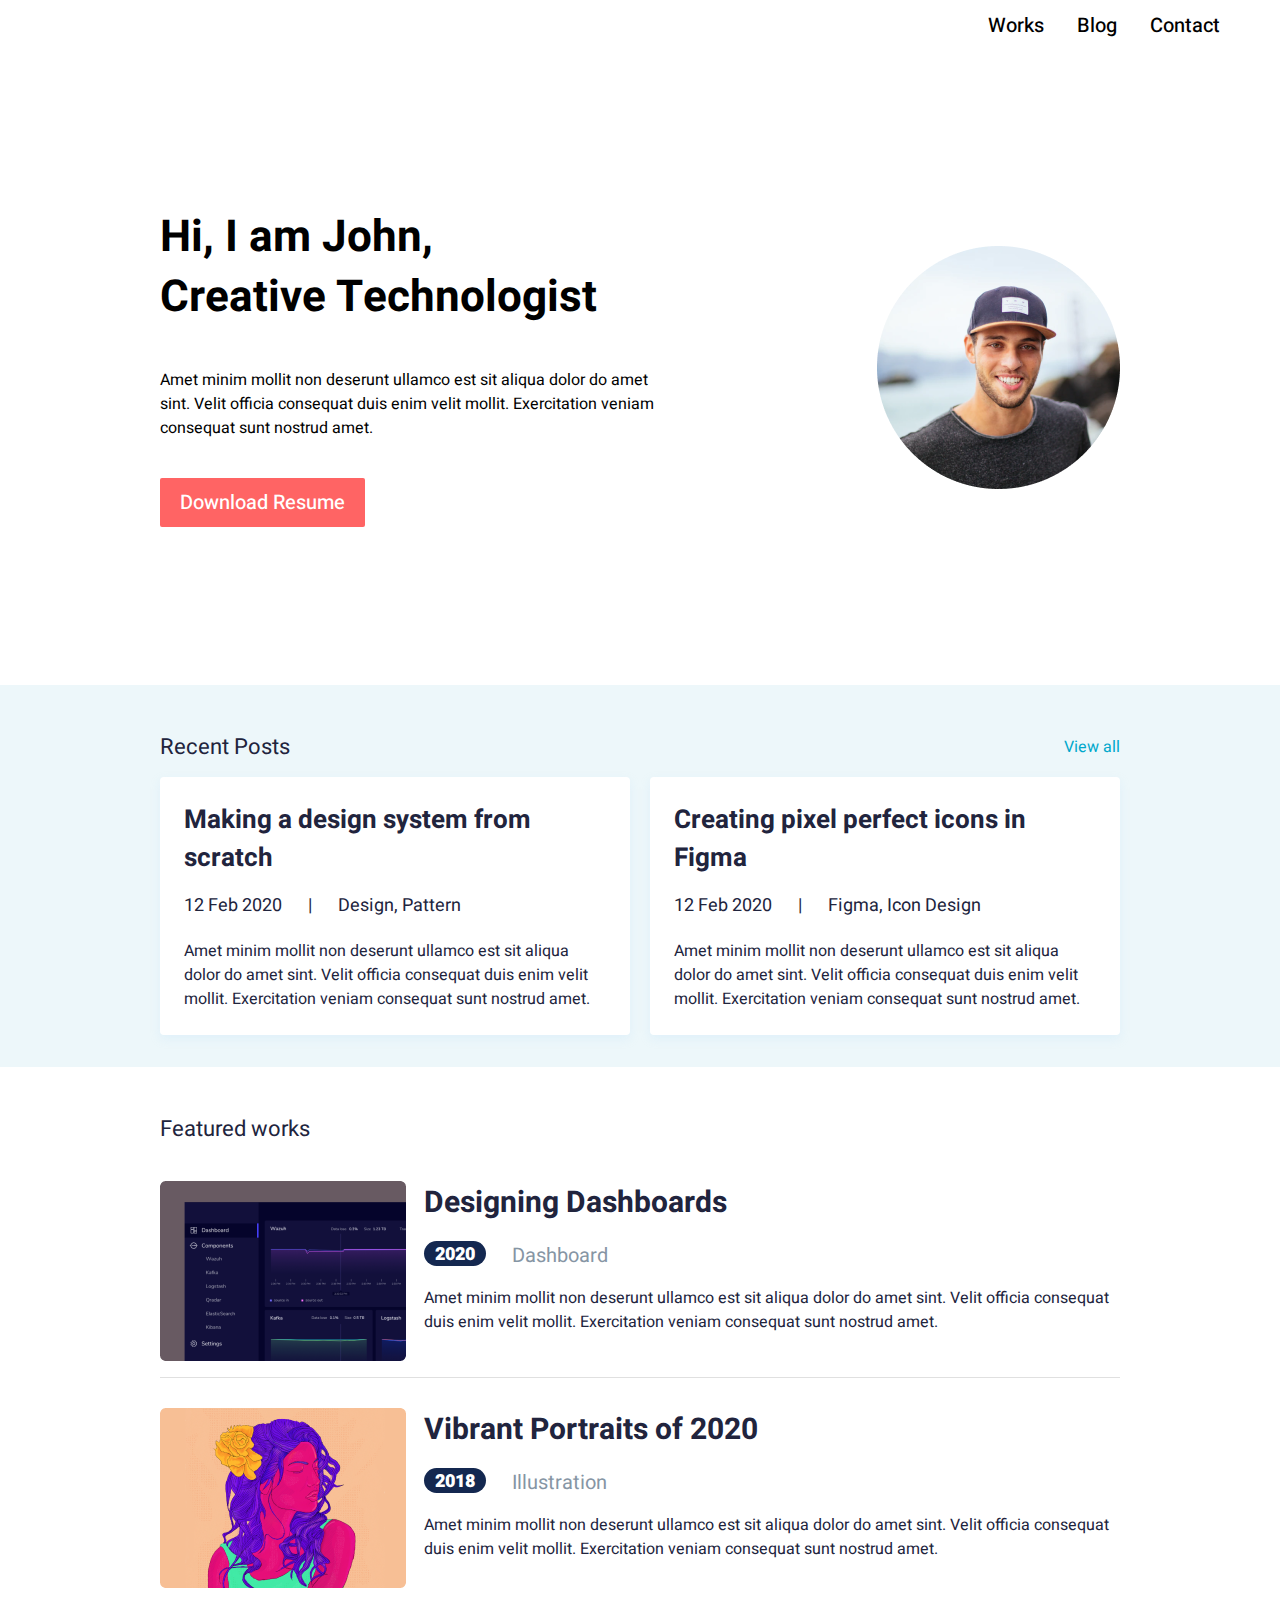
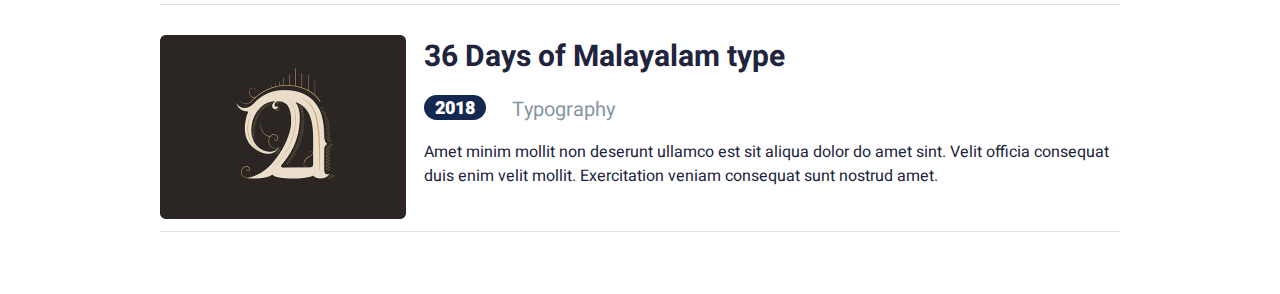
<file: index.html>
<!DOCTYPE html>
<html lang="en">
<head>
    <meta charset="UTF-8">
    <meta name="viewport" content="width=device-width, initial-scale=1.0">
    <title>My First Catsite</title>
    <link rel="preconnect" href="https://fonts.googleapis.com">
    <link rel="preconnect" href="https://fonts.gstatic.com" crossorigin>
    <link href="https://fonts.googleapis.com/css2?family=Heebo:wght@400;500;700&display=swap" rel="stylesheet">
    <link rel="stylesheet" href="./css/styles.css">
    
</head>
<body>
    <header> 
        <nav>
            <!--ul=unordered list, li=list items-->
            <ul>
                <li>
                    <a href="index.html">Works</a>
                </li>
                <li>
                    <a href="index.html">Blog</a>
                </li>
                <li>
                    <a href="index.html">Contact</a>
                </li>
            </ul>
        </nav>
    </header>
    <section class="hero-section">
        <div class="hero-inner">
            <div class="col-left">
                <h1>Hi, I am John,</h1>
                <h1>Creative Technologist</h1>
                <p>Amet minim mollit non deserunt ullamco est sit aliqua dolor do amet sint. Velit officia consequat duis enim velit mollit. Exercitation veniam consequat sunt nostrud amet.</p>
                <div class="action-button">Download Resume</div>
            </div>
            <div class="col-right">
                <img src="./images/avatar.png" alt="Avatar">
            </div>
        </div>
    </section>
    <section class="posts-section">
        <div class="posts-section-inner">
            <div class="post-header">
                <h2>Recent Posts</h2>
                <a href="index.html">View all</a>
            </div> 
            <div class="posts">
                <article class="post-item">
                    <header>
                        <h3>Making a design system from scratch</h3>
                    </header>
                    <div class="meta"><span>12 Feb 2020</span><span>|</span><span>Design, Pattern</span></div>
                    <!--<div>12 Feb 2020 | <span>Design, Pattern</span></div>-->
                    <p>Amet minim mollit non deserunt ullamco est sit aliqua dolor do amet sint. Velit officia consequat duis enim velit mollit. Exercitation veniam consequat sunt nostrud amet.</p>
                </article>
                <article class="post-item">
                    <header>
                        <h3>Creating pixel perfect icons in Figma</h3>
                    </header>
                    <div class="meta"><span>12 Feb 2020</span><span>|</span><span>Figma, Icon Design</span></div>
                    <!--<div>12 Feb 2020 | <span>Figma, Icon Design</span></div>-->
                    <p>Amet minim mollit non deserunt ullamco est sit aliqua dolor do amet sint. Velit officia consequat duis enim velit mollit. Exercitation veniam consequat sunt nostrud amet.</p>
                </article>
            </div>
        </div>
    </section>
    <section class="featured-section">
        <div class="feature-section-inner">
            <div class="fs-header">
                <h2>Featured works</h2>
            </div>
            <div class="fs-list">
                <div class="fs-item">
                    <div class="fs-item-left">
                        <img src="./images/fs1.png" alt="Featured Image">
                    </div>
                    <div class="fs-item-right">
                        <h3>Designing Dashboards</h3>
                        <div class="item-meta">
                            <div class="badge">2020</div>
                            <div class="category">Dashboard</div>
                        </div>
                        <div class="description">
                            Amet minim mollit non deserunt ullamco est sit aliqua dolor do amet sint. Velit officia consequat duis enim velit mollit. Exercitation veniam consequat sunt nostrud amet.
                        </div>
                    </div>
                </div>
                <div class="fs-item">
                    <div class="fs-item-left">
                        <img src="./images/fs2.png" alt="Featured Image">
                    </div>
                    <div class="fs-item-right">
                        <h3>Vibrant Portraits of 2020</h3>
                        <div class="item-meta">
                            <div class="badge">2018</div>
                            <div class="category">Illustration</div>
                        </div>
                        <div class="description">
                            Amet minim mollit non deserunt ullamco est sit aliqua dolor do amet sint. Velit officia consequat duis enim velit mollit. Exercitation veniam consequat sunt nostrud amet.
                        </div>
                    </div>
                </div>
                <div class="fs-item">
                    <div class="fs-item-left">
                        <img src="./images/fs3.png" alt="Featured Image">
                    </div>
                    <div class="fs-item-right">
                        <h3>36 Days of Malayalam type</h3>
                        <div class="item-meta">
                            <div class="badge">2018</div>
                            <div class="category">Typography</div>
                        </div>
                        <div class="description">
                            Amet minim mollit non deserunt ullamco est sit aliqua dolor do amet sint. Velit officia consequat duis enim velit mollit. Exercitation veniam consequat sunt nostrud amet.
                        </div>
                    </div>
                </div>
            </div>
        </div>
    </section>
</body>
</html>
</file>
<file: button.html>
<!DOCTYPE html>
<html lang="en">
<head>
    <meta charset="UTF-8">
    <meta name="viewport" content="width=device-width, initial-scale=1.0">
    <title>My First Catsite</title>
    <link rel="preconnect" href="https://fonts.googleapis.com">
    <link rel="preconnect" href="https://fonts.gstatic.com" crossorigin>
    <link href="https://fonts.googleapis.com/css2?family=Heebo:wght@400;500;700&display=swap" rel="stylesheet">
    <link rel="stylesheet" href="./css/button-styles.css">
    
</head>
<body>
    <div id="clickety">Click me </div>
    <!--CMD+/ to comment-->
    <!--<h1>Blog</h1>
     <article class="blog-item"> -->
        <!--header and articles are important in search engine optimization-->
        <!-- <header> -->
            <!--giving an id to an element allows your css file to find it and style it-->
            <!-- <h3 class="recent">UI Interactions of the week</h3>
        </header>
        <div><span class="published-date">12 Feb 2019</span> | <span class="category">Express, Handlebars</span></div>
        <p>Amet minim mollit non deserunt ullamco est sit aliqua dolor do amet sint. Velit officia consequat duis enim velit mollit. Exercitation veniam consequat sunt nostrud amet.</p>
    </article>
    <article class="blog-item"> -->
        <!--ids have to be unique per page, classes can be non unique and may be used for grouping-->
        <!-- <h3 id="secondHeading" class="recent">UI Interactions of the week</h3>
        <div><span class="published-date">12 Feb 2019</span> | <span class="category">Express, Handlebars</span></div>
        <p>Amet minim mollit non deserunt ullamco est sit aliqua dolor do amet sint. Velit officia consequat duis enim velit mollit. Exercitation veniam consequat sunt nostrud amet.</p>
    </article>
    <article class="blog-item">
        <header> -->
            <!-- elements can be stylen in line: inline styling. hard to maintain-->
            <!--<h3 style="color:rgb(237, 24, 209)">UI Interactions of the week</h3>-->
            <!-- <h3>UI Interactions of the week</h3>
        </header>
        <div><span class="published-date">12 Feb 2019</span> | <span class="category">Express, Handlebars</span></div>
        <p>Amet minim mollit non deserunt ullamco est sit aliqua dolor do amet sint. Velit officia consequat duis enim velit mollit. Exercitation veniam consequat sunt nostrud amet.</p>
    </article> -->




</body>
</html>
</file>
<file: css/styles.css>
html, body {
    font-family: 'Heebo', sans-serif;
    margin:0;
    padding:0;
    background-color: #e5e5e5;
}
h1, p, h2, h3, h4 {
    margin: 0;
}
header nav{
    height: 50px;
    background-color: #ffff;  
    display: flex;
    /*horizontal alignment is justify-content*/
    justify-content: flex-end;
    padding-right: 60px;

}
header nav ul {
    margin: 0;
    display: flex;
    /*vertical alignment is align-items*/
    align-items: center;
    gap: 33px;
}
header nav li{
    list-style: none;
}
header nav li a{
    text-decoration: none;
    font-size: 20px;
    font-weight: 500;
    line-height: 29px;
    text-align: right;
    color:#000000;

}

.hero-section{
    background-color: #ffff;
}

.hero-section .hero-inner{
    max-width: 960px;
    margin: 0 auto;
    /*padding: top&bottom = 158px left&right = 0px*/
    padding: 158px 0;
    display: flex;
    align-items: center;
}
.hero-section .hero-inner .col-left{
    max-width: 497px;
}
.hero-section .hero-inner .col-left h1{
    font-size: 44px;
    font-weight: 700;
    line-height: 60px;
}
.hero-section .hero-inner .col-left p{
    font-size: 16px;
    font-weight: 400;
    line-height: 24px;
    margin-top: 40px;
}
.hero-section .hero-inner .col-left .action-button{
    margin-top: 38px;
    padding: 10px 20px;
    border-radius: 2px;
    background: #FF6464;
    color: #ffff;
    text-align: center;
    max-width: fit-content;
    font-size: 20px;
    font-weight: 500;
    line-height: 29px;
}
.hero-section .hero-inner .col-right{
    flex: 1;
    display: flex;
    justify-content: flex-end;
    align-items: center;
}
.posts-section{
    background-color: #EDF7FA;
    padding: 32px 0; 
}
.featured-section{
    background-color: #ffff;
    padding: 32px 0; 
}
.posts-section-inner, .feature-section-inner{
    max-width: 960px;
    margin: 0 auto;
}
.posts-section .post-header{
    display: flex;
    align-items: center;
    justify-content: space-between;
}
.posts-section .post-header h2{
    font-size: 22px;
    font-weight: 400;
    line-height: 60px;
    color: #21243D;
}
.posts-section .post-header a{
    width: 208;
    font-size: 16px;
    font-weight: 400;
    line-height: 24px;
    color: #00A8CC;
    text-decoration: none;
}
.posts{
    display: flex;
    gap: 20px;
}
.posts .post-item{
    background-color: #ffff;
    box-shadow: 0px 4px 10px 0px #BBE1FA40;
    border-radius: 4px;
    padding: 24px;
}
.posts .post-item header h3{
    font-size: 26px;
    font-weight: 700;
    line-height: 38px;
    color: #21243D;
    margin-bottom: 16px;
}
.posts .post-item .meta{
    display: flex;
    gap: 26px;
    font-size: 18px;
    font-weight: 400;
    line-height: 26px;
    color:#21243D;
    align-items: center;
    margin-bottom: 20px;
}
.posts .post-item p{
    font-size: 16px;
    font-weight: 400;
    line-height: 24px;
    color: #21243D;
}
/*Featured section styles*/
.featured-section .fs-header h2{
    font-size: 22px;
    font-weight: 400;
    line-height: 60px;
    color: #21243D;
    margin-bottom: 22px;
}
.fs-list .fs-item{
    display: flex;
    gap: 18px;
    border-bottom: 1px solid #E0E0E0;
    padding-bottom: 16px;
    margin-bottom: 30px;
}
.fs-item h3{
    font-size: 30px;
    font-weight: 700;
    line-height: 44px;
    color: #21243D;
    margin-bottom: 16px;
}
.fs-item .fs-item-right .item-meta{
    display: flex;
    gap:26px;
}


.fs-item .item-meta .badge {
    width: 62px;
    height: 25px;
    border-radius: 16px;
    text-align:center;
    color: #ffff;
    background-color: #142850;
    font-size: 18px;
    font-weight: 900;
}
.fs-item .item-meta .category {
    font-size: 20px;
    font-weight: 400;
    line-height: 29px;
    color: #8695A4;
}
.fs-item .description {
    font-size: 16px;
    font-weight: 400;
    line-height: 24px;
    color: #21243D;
    margin-top: 16px;
}
.fs-item .fs-item-left{
    width: 246px;
    height: 180px;
    top: 1088px;
    left: 146px;
    border-radius: 6;
}

@media all and (max-width: 600px) {
    .hero-section .hero-inner {
        flex-direction: column-reverse;
    }
    .hero-section .col-right{
        margin-bottom: 30px;
    }
    .hero-section .col-left{
        text-align: center;
        margin: 0 20px;
    }
    .hero-section .col-left .action-button{
        margin-left: auto;
        margin-right: auto;
    }
  }
</file>
<file: css/button-styles.css>
html, body {
    font-family: 'Heebo', sans-serif;
    margin:0;
    padding:0;
}

.blog-item h3{
    font-size: 30px;
    font-weight: 500;
    line-height: 44px;
    color: #21243D;

}
.blog-item p{
    font-size: 16px;
    font-weight: 400;
    line-height: 24px;
    color: #21243D;
}
.blog-item .published-date{
    font-size: 20px;
    font-weight: 400;
    line-height: 29px;
    color: #21243D;
}
.blog-item .category{
    font-size: 20px;
    font-weight: 400;
    line-height: 29px;
    color:#8695A4;
}
#clickety {
    text-align: center;
    background-color:  rgb(249, 216, 6);
    margin :10px;
    border: 2px solid red; 
    padding-left: 4px;
    padding-right: 4px;
    padding-top: 4px;
    padding-bottom: 4px;
}
</file>
